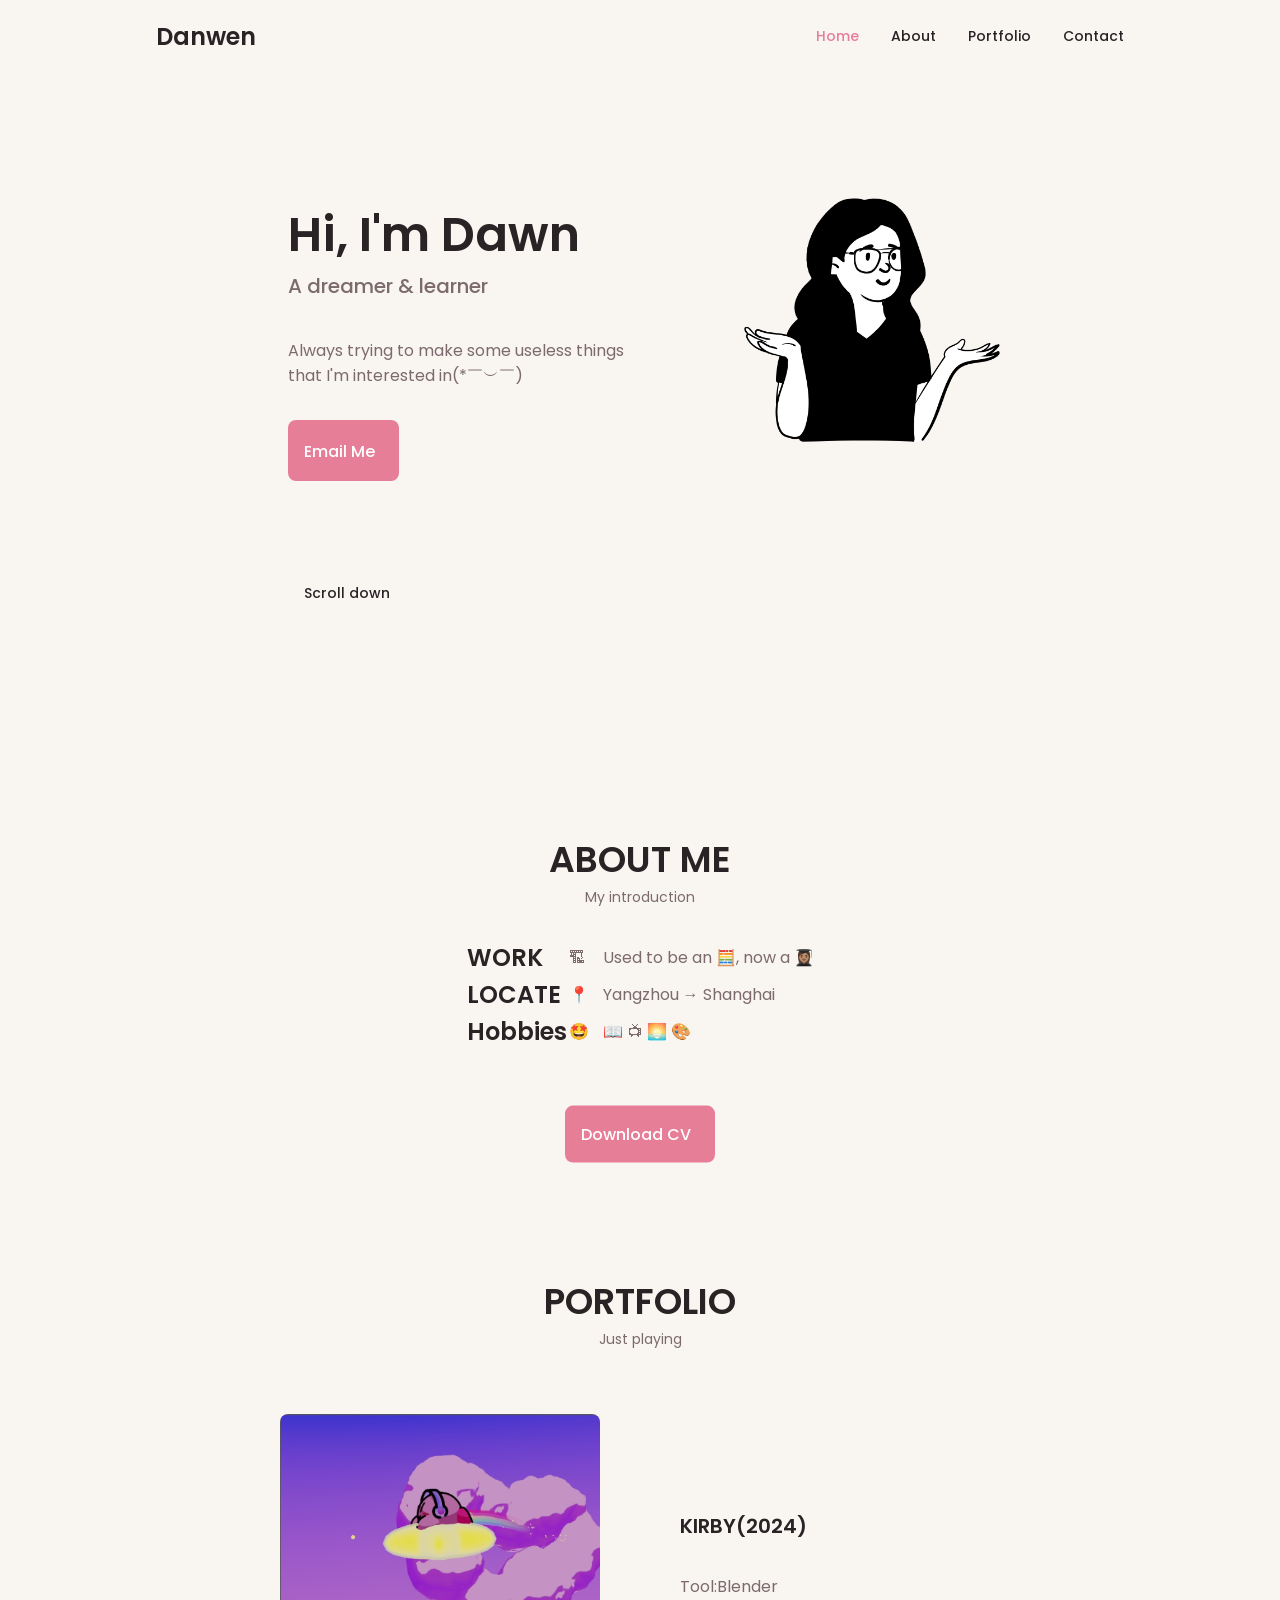
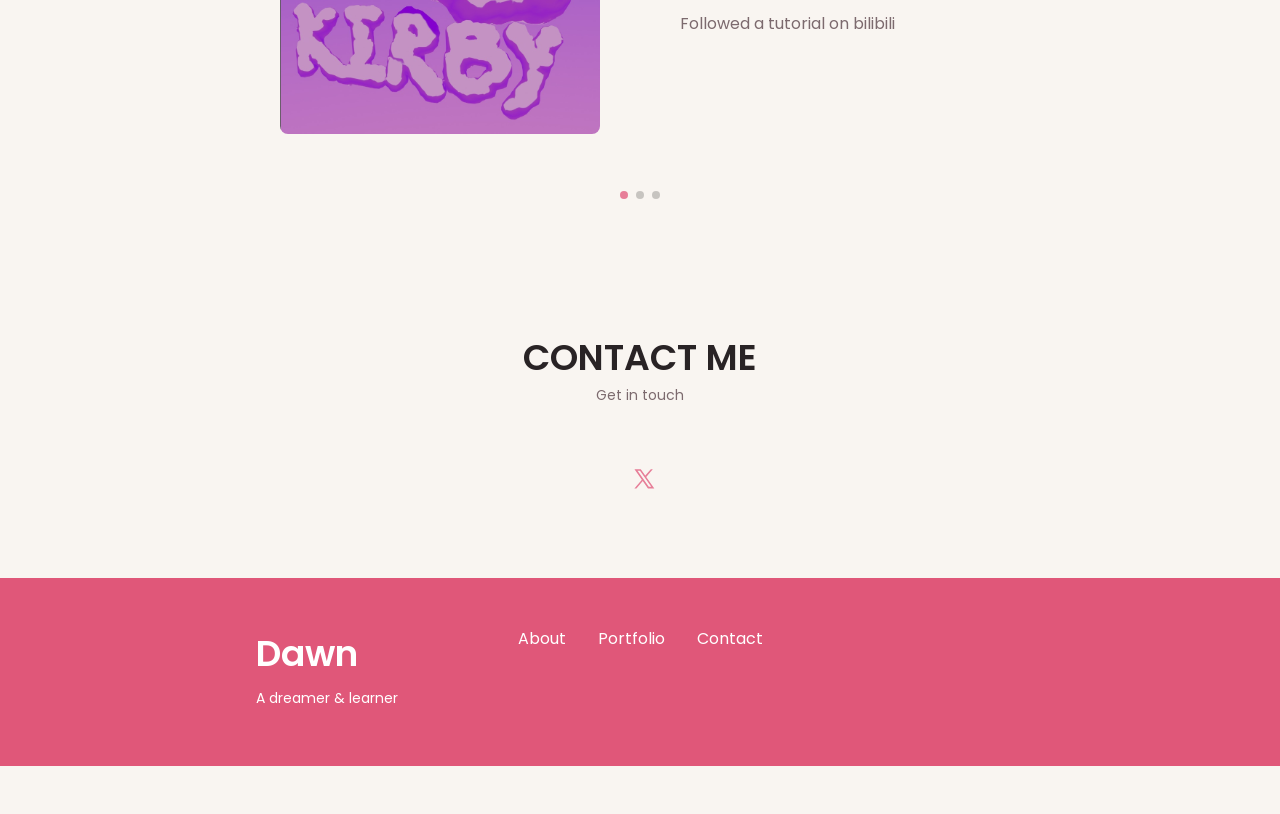
<file: HOME.html>
<!DOCTYPE html>
<html lang="en">
  <head>
    <meta charset="UTF-8" />
    <meta name="viewport" content="width=device-width, initial-scale=1.0" />
    <link rel="shortcut icon" type="image/x-icon" href="assets/img/me.png" />
    <!--==================== UNICONS 图标====================-->
    <link
      rel="stylesheet"
      href="https://unicons.iconscout.com/release/v3.0.6/css/line.css"
    />
    <!--==================== SWIPER CSS ====================-->
    <link rel="stylesheet" href="assets/css/swiper-bundle.min.css" />

    <!--==================== CSS ====================-->
    <link rel="stylesheet" href="assets/css/styles.css" />
    <!-- iconfont font class 方式引用图标 -->
    <!-- <link
      rel="stylesheet"
      href="https://at.alicdn.com/t/c/font_3900458_82z46p85im.css"
    /> -->

    <title>Dawn's Website</title>
  </head>
  <body>
    <!--==================== HEADER ====================-->
    <header class="header scroll-header" id="header">
      <nav class="nav container">
        <a href="#" class="nav__logo"><h1>Danwen</h1></a>

        <div class="nav__menu" id="nav-menu">
          <ul class="nav__list grid">
            <li class="nav__item">
              <a href="#home" class="nav__link">
                <i class="uil uil-estate nav__icon"></i>
                <p i18n="home">Home</p>
              </a>
            </li>
            <li class="nav__item">
              <a href="#about" class="nav__link">
                <i class="uil uil-user nav__icon"></i>
                <p i18n="about">About</p>
              </a>
            </li>
            <li class="nav__item">
              <a href="#portfolio" class="nav__link">
                <i class="uil uil-file-alt nav__icon"></i>
                <p i18n="portfolio">portfolio</p>
              </a>
            </li>
            <li class="nav__item">
              <a href="#contact" class="nav__link">
                <i class="uil uil-message nav__icon"></i>
                <p i18n="contact">Contact</p>
              </a>
            </li>
          </ul>
          <i class="uil uil-times nav__close" id="nav-close"></i>
        </div>

        
          </div>
        </div>
      </nav>
    </header>
    <main class="main">
      <!--==================== HOME ====================-->
      <section class="home section" id="home">
        <div class="home__container container grid">
          <div class="home__content grid">
            <div class="home__social">
                <svg
                  t="1674801734735"
                  viewBox="0 0 1024 1024"
                  version="1.1"
                  xmlns="http://www.w3.org/2000/svg"
                  p-id="4124"
                >
                  <path
                    d="M777.514667 131.669333a53.333333 53.333333 0 0 1 0 75.434667L728.746667 255.829333h49.92A160 160 0 0 1 938.666667 415.872v320a160 160 0 0 1-160 160H245.333333A160 160 0 0 1 85.333333 735.872v-320a160 160 0 0 1 160-160h49.749334L246.4 207.146667a53.333333 53.333333 0 1 1 75.392-75.434667l113.152 113.152c3.370667 3.370667 6.186667 7.04 8.448 10.965333h137.088c2.261333-3.925333 5.12-7.68 8.490667-11.008l113.109333-113.152a53.333333 53.333333 0 0 1 75.434667 0z m1.152 231.253334H245.333333a53.333333 53.333333 0 0 0-53.205333 49.365333l-0.128 4.010667v320c0 28.117333 21.76 51.157333 49.365333 53.162666l3.968 0.170667h533.333334a53.333333 53.333333 0 0 0 53.205333-49.365333l0.128-3.968v-320c0-29.44-23.893333-53.333333-53.333333-53.333334z m-426.666667 106.666666c29.44 0 53.333333 23.893333 53.333333 53.333334v53.333333a53.333333 53.333333 0 1 1-106.666666 0v-53.333333c0-29.44 23.893333-53.333333 53.333333-53.333334z m320 0c29.44 0 53.333333 23.893333 53.333333 53.333334v53.333333a53.333333 53.333333 0 1 1-106.666666 0v-53.333333c0-29.44 23.893333-53.333333 53.333333-53.333334z"
                    fill="hsl(250deg 69% 61%)"
                    p-id="4125"
                  ></path>
                </svg>
              </a>
            </div>

            <div class="home__img">
              <svg
                class="home__blob"
                viewBox="0 0 200 190"
                xmlns="http://www.w3.org/2000/svg"
                xmlns:xlink="http://www.w3.org/1999/xlink"
              >
                
                  <image
                    class="home__blob-img"
                    x="0"
                    y="-20"
                    xlink:href="assets/img/me.png"
                  />
                
              </svg>
            </div>

            <div class="home__data">
              <h1 class="home__title" i18n="home__title">
                Hi, I'm Dawn   
              </h1>
              <h3 class="home__subtitle" i18n="home__subtitle">
                A dreamer & learner
              </h3>
              <p class="home__description" i18n="home__description">
                <br>Always trying to make some useless things that I'm interested in(*￣︶￣)
              </p>
              <a  href="mailto:dawndw@qq.com" class="button button-flex">
                <span i18n="home__contact">Email Me</span>
                <i class="uil uil-message button__icon"></i>
              </a>
            </div>
          </div>
          <div class="home__scroll">
            <a href="#about" class="home__scroll-button button--flex">
              <i class="uil uil-mouse-alt-2 home__scroll-mouse"></i>
              <span class="home__scroll-name" i18n="home__scroll-name"
                >Scroll down</span
              >
              <i class="uil uil-arrow-down home__scroll-arrow"></i>
            </a>
          </div>
        </div>
      </section>
        <!--==================== ABOUT ====================-->
        <section class="about section" id="about">
          <h2 class="section__title" i18n="about__title">ABOUT ME</h2>
          <span class="section__subtitle" i18n="about__subtitle"
            >My introduction</span>
                <table class="center-table">
          <tr>
            <td><h1>WORK&nbsp &nbsp </h1></td>
            <td>🏗︎ &nbsp &nbsp </td>
            <td>Used to be an 🧮, now a 👩🏽‍🎓</td>
          </tr>
          <tr>
            <td><h1>LOCATE&nbsp</h1></td>
            <td>📍&nbsp &nbsp </td>
            <td>Yangzhou → Shanghai</td>
          </tr>
          <tr>
            <td><h1>Hobbies</h1></td>
            <td>🤩&nbsp &nbsp </td>
            <td>📖 📺︎ 🌅 🎨</td>
          </tr>
        </table>
        </section>
        
        <div class="about__buttons">
          <a
            download=""
            href="assets/pdf/ZDW-CV.pdf"
            class="button button--flex"
          >
            <span i18n="download">Download CV</span
            ><i class="uil uil-download-alt button__icon"></i>
          </a>
        </div>
      </div>
    </div>

    <section class="portfolio_section" id="portfolio">
      <h2 class="section__title" i18n="portfolio__title">PORTFOLIO</h2>
      <span class="section__subtitle" i18n="portfolio__subtitle"
        >Just playing</span
      >
    
        <div class="portfolio__container container swiper-container">
          <div class="swiper-wrapper">
            <!--==================== PORTFOLIO 1 ====================-->

            <div class="portfolio__content grid swiper-slide">
              <img
                src="assets/img/kirby.png"
                alt=""
                class="portfolio__img"
              />

              <div class="portfolio_">
                <h2 class="portfolio__title" i18n="portfolio1__title">
                  KIRBY(2024)
                </h2>
                <p
                  class="portfolio__description"
                  i18n="portfolio1__description"
                >
                    <br>Tool:Blender</p>
                    Followed a tutorial on bilibili
                </p>
                
              </div>
            </div>

            <!--==================== PORTFOLIO 2 ====================-->

            <div class="portfolio__content grid swiper-slide">
              <img
                src="assets/img/kuromi.png"
                alt=""
                class="portfolio__img"
              />

              <div class="portfolio_">
                <h2 class="portfolio__title" i18n="portfolio2__title">
                  KUROMI(2024)
                </h2>
                <p
                  class="portfolio__description"
                  i18n="portfolio2__description"
                >
                <br>Tool:Blender</p>
                Followed a tutorial on bilibili
                </p>
               
              </div>
            </div>

            <!--==================== PORTFOLIO 3 ====================-->

            <div class="portfolio__content grid swiper-slide">
              <img
                src="assets/img/pearl.png"
                alt=""
                class="portfolio__img"
                
              />

              <div class="portfolio_">
                <h2 class="portfolio__title" i18n="portfolio3__title">
                  PEARL(2023)
                </h2>
                <p
                  class="portfolio__description"
                  i18n="portfolio3__description"
                >
                <br>Tool:C4D</p>
                Followed a tutorial on bilibili
                </p>
                
              </div>
            </div>
          </div>
          <!-- add arrows-->
          <div class="swiper-button-next">
            <i class="uil uil-angle-right-b swiper-portfolio-icon"></i>
          </div>

          <div class="swiper-button-prev">
            <i class="uil uil-angle-left-b swiper-portfolio-icon"></i>
          </div>

          <!-- Add Pagination -->
          <div class="swiper-pagination"></div>
        </div>
      </section>

      <!--==================== CONTACT ME ====================-->
      <section class="contact section" id="contact">
        <h2 class="section__title" i18n="contact__title">CONTACT ME</h2>
        <span class="section__subtitle" i18n="contact__subtitle"
          >Get in touch</span>
   
         </div>
         <div>
            <table class="center-table">
              <tr>
                <td> <a  href="mailto:dawndw@qq.com" class="uil uil-envelope contact__icon"> </a> </td>
                <td> <div class="small-svg">
                  <a  href="https://x.com/Danwen3_3">
                  <svg version="1.1" baseProfile="basic" id="Layer_1"  fill=" hsl(var(--hue-color), 69%, 70%)"
                   xmlns="http://www.w3.org/2000/svg" xmlns:xlink="http://www.w3.org/1999/xlink" x="0px" y="0px" viewBox="0 0 50 50"
                   xml:space="preserve">
                  <path style="stroke:((--hue-color), 69%, 70%)", d="M37.914,37h-7.937L13.086,13h7.937L37.914,37z M31.022,35h3.063L19.978,15h-3.063L31.022,35z"/>
                  <polygon points="15.5,37 23.973,27.08 22.844,25.476 13,37 "/>
                  <polygon points="26.115,21.646 27.244,23.251 36,13 33.5,13 "/>
                 
                  </svg></a>
                </td>
                <td>&nbsp  <a 
                  href="https://github.com/danwenzhou"
                  target="_blank"
                  class="home__social-icon"
                >
                  <i class="uil uil-github-alt"></i>
                </a></td>
               
               
            </table>
          </div>   
             
              
        </div>
      </section>
    </main>

    <!--==================== FOOTER ====================-->
    <footer class="footer">
      <div class="footer__bg">
        <div class="footer__container container grid">
          <div>
            <h1 class="footer__title">Dawn</h1>
            <span class="footer__subtitle" i18n="home__subtitle"
              >A dreamer & learner</span
            >
          </div>

          <ul class="footer__links">
            <li>
              <a href="#about" class="footer__link" i18n="about">About</a>
            </li>
            <li>
              <a href="#portfolio" class="footer__link" i18n="portfolio"
                >Portfolio</a
              >
            </li>
            <li>
              <a href="#contact" class="footer__link" i18n="contact">Contact</a>
            </li>
          </ul>

         

        
      </div>
    </footer>

    <!--==================== SCROLL TOP ====================-->
    <a href="#" class="scrollup" id="scroll-up">
      <i class="uil uil-arrow-up scrollup__icon"></i>
    </a>
    <!--==================== SWIPER JS ====================-->
    <script src="assets/js/swiper-bundle.min.js"></script>

    <!-- iconfont JS -->
    <script src="assets/js/iconfont.js"></script>
    <!-- jquery -->
    <script src="https://apps.bdimg.com/libs/jquery/2.1.4/jquery.min.js"></script>
    <script src="assets/js/jquery.i18n.min.js"></script>
    <!--==================== MAIN JS ====================-->
    <script src="assets/js/main.js"></script>

    
  </body>
</html>
</file>
<file: assets/css/styles.css>
/*==================== GOOGLE FONTS 字体====================*/
@import url("https://fonts.googleapis.com/css2?family=Poppins:wght@400;500;600&display=swap");

/*==================== VARIABLES CSS ====================*/
:root {
    --header-height: 3rem;

    /*========== Colors 主题色彩==========*/
    /* Change favorite color */
    --hue-color:345; /*Purple 250 - Green 142 - Blue 230 - Pink 340*/
    --hue-color2:34;

    /* HSL color mode */
    --first-color: hsl(var(--hue-color), 69%, 70%);
    --first-color-second: hsl(var(--hue-color), 69%, 61%);
    --first-color-alt: hsl(var(--hue-color), 57%, 53%);
    --first-color-lighter: hsl(var(--hue-color), 92%, 85%);
    --title-color: hsl(var(--hue-color), 8%, 15%);
    --text-color: hsl(var(--hue-color), 8%, 45%);
    --text-color-light: hsl(var(--hue-color), 8%, 65%);
    --input-color: hsl(var(--hue-color), 70%, 96%);
    --body-color: hsl(var(--hue-color2), 40%, 96%);
    --container-color: hsl(var(--hue-color), 100%, 98%);
    --scroll-bar-color: hsl(var(--hue-color), 12%, 90%);
    --scroll-thumb-color: hsl(var(--hue-color), 12%, 80%);

    /*========== Font and typography ==========*/
    --body-font: 'Poppins', sans-serif;

    /* .5rem = 8px, 1rem = 16px, 1.5rem = 24px ... */
    --big-font-size: 2rem;
    --h1-font-size: 1.5rem;
    --h2-font-size: 1.25rem;
    --h3-font-size: 1.125rem;
    --normal-font-size: .938rem;
    --small-font-size: .813rem;
    --smaller-font-size: .75rem;

    /*========== Font weight ==========*/
    --font-medium: 500;
    --font-semi-bold: 600;

    /*========== Margenes Bottom ==========*/
    /* .25rem = 4px, .5rem = 8px, .75rem = 12px ... */
    --mb-0-25: .25rem;
    --mb-0-5: .5rem;
    --mb-0-75: .75rem;
    --mb-1: 1rem;
    --mb-1-5: 1.5rem;
    --mb-2: 2rem;
    --mb-2-5: 2.5rem;
    --mb-3: 3rem;

    /*========== z index ==========*/
    --z-tooltip: 10;
    --z-fixed: 100;
    --z-modal: 1000;
}

/* Font size for large devices */
@media screen and (min-width: 968px) {
    :root {
        --big-font-size: 3rem;
        --h1-font-size: 2.25rem;
        --h2-font-size: 1.5rem;
        --h3-font-size: 1.25rem;
        --normal-font-size: 1rem;
        --small-font-size: .875rem;
        --smaller-font-size: .813rem;
    }
}

/*========== Variables Dark theme ==========*/
body.dark-theme {
  /* HSL color mode */
--first-color-second: hsl(var(--hue-color), 30%, 8%);
--title-color: hsl(var(--hue-color), 8%, 95%);
--text-color: hsl(var(--hue-color), 8%, 45%);
--text-color-light: hsl(var(--hue-color), 8%, 75%);
--input-color: hsl(var(--hue-color), 29%, 16%);
--body-color: hsl(var(--hue-color), 28%, 12%);
--container-color: hsl(var(--hue-color), 29%, 16%);
--scroll-bar-color: hsl(var(--hue-color), 12%, 48%);
--scroll-thumb-color: hsl(var(--hue-color), 12%, 36%);
}

/*========== Button Dark/Light ==========*/
.nav__btns {
  display: flex;
  align-items: center;

}

.change-theme {
  font-size: 1.25rem;
  color: var(--title-color);
  margin-right: var(--mb-1);
  cursor: pointer;
}

.change-theme:hover {
  color: var(--first-color);
}

/*==================== BASE ====================*/
* {
  box-sizing: border-box;
  padding: 0;
  margin: 0;
}

html {
  scroll-behavior: smooth;
}

body {
  margin: 0 0 var(--header-height) 0;
  font-family: var(--body-font);
  font-size: var(--normal-font-size);
  background-color: var(--body-color);
  color: var(--text-color);
}

h1, h2, h3, h4 {
  color: var(--title-color);
  font-weight: var(--font-semi-bold);
}

ul {
  list-style: none;
}

a {
  text-decoration: none;
}

img {
  max-width: 100%;
  height: auto;
}

/*==================== REUSABLE CSS CLASSES ====================*/
.section {
  padding: 2rem 0 4rem;
}

.section__title {
  font-size: var(--h1-font-size);
  color: var(--title-color);
  padding-top:100px;
}

.section__subtitle {
  display: block;
  font-size: var(--small-font-size);
  margin-bottom: var(--mb-3);
}

.section__title, 
.section__subtitle {
  text-align: center;
}

/*==================== LAYOUT ====================*/
.container {
  max-width: 768px;
  margin-left: var(--mb-1-5);
  margin-right: var(--mb-1-5);
}

.grid {
  display: grid;
  gap: 1.5rem;
}

.header {
  width: 100%;
  position: fixed;
  bottom: 0;
  left: 0;
  z-index: var(--z-fixed);
  background-color: var(--body-color);
}

/*==================== NAV ====================*/
.nav{
  max-width: 968px;
  height: var(--header-height);
  display: flex;
  justify-content: space-between;
  align-items: center;
}

.nav__logo,
.nav__toggle{
  color: var(--title-color);
  font-weight: var(--font-medium);
}
.nav__logo:hover{
  color: var(--first-color);
}

.nav__toggle{
  font-size: 1.1rem;
  cursor: pointer;
}

.nav__toggle:hover{
  color: var(--first-color);
}

/*mobile devices*/
@media screen and (max-width:767px){
  .nav__menu{
    position: fixed;
    bottom: -100%;
    left: 0;
    width: 100%;
    background-color: var(--body-color);
    padding: 2rem 1.5rem 4rem;
    box-shadow: 0 -1px 4px rgba(0,0,0,.15);
    border-radius: 1.5rem 1.5rem 0 0;
    transition: .3s;
  }
}

.nav__list{
  grid-template-columns: repeat(3,1fr);
  gap: 2rem;
}

.nav__item{
  align-items: center;
}
.nav__link{
  display: flex;
  flex-direction: column;
  align-items: center;
  font-size: var(--small-font-size);
  color: var(--title-color);
  font-weight: var(--font-medium);
  cursor: pointer;
  text-transform: capitalize;
}

.nav__link:hover{
  color: var(--first-color);
}
.nav__link:hover svg{
  fill: var(--first-color);
}

.nav__icon{
  font-size: 1.2rem;
}
.nav__icon-svg{
  fill:var(--title-color);
  font-size: 1.4rem;
  margin-top: 4px;
  margin-bottom: 2px;
}
.nav__close{
  position: absolute;
  right: 1.3rem;
  bottom: .5rem;
  font-size: 1.5rem;
  cursor: pointer;
  color: var(--first-color);
}

.nav__close:hover{
  color: var(--first-color-alt);
}
/* show menu */
.show-menu{
  bottom: 0;
}

/* Active link */
.active-link {
  color: var(--first-color);
}

/* Change background header */
.scroll-header {
  box-shadow: 0 -1px 4px rgba(0,0,0, .15);
  
}

/*==================== HOME ====================*/
.home__container {
  gap: 1rem;
}

.home__content{
  grid-template-columns: .5fr 3fr;
  padding-top: 3.5rem;
  align-items: center;
}
.home__social {
  display: grid;
  grid-template-columns: max-content;
  row-gap: 1rem;
}

.home__social-icon {
  font-size: 1.25rem;
  color: var(--first-color);
}

.home__social-icon:hover {
  color: var(--first-color-alt)
}

.home__blob {
  width: 240px;
  fill: var(--first-color);
}

.home__blob-img {
  width: 210px;
}

.home__data {
  grid-column: 1/3;
}

.home__title {
  font-size: var(--big-font-size);
}

.home__subtitle {
  font-size: var(--h3-font-size);
  color: var(--text-color);
  font-weight: var(--font-medium);
  margin-bottom: var(--mb-0-75);
}

.home__description {
  margin-bottom: var(--mb-2);
}

/* .home__scroll {
  display: none;
} */

.home__scroll-button {
  color: var(--first-color);
  transition: .3s;

}

.home__scroll-button:hover {
  transform: translateY(0.25rem);
}

.home__scroll-mouse {
  font-size: 2rem;

}

.home__scroll-name {
  font-size: var(--small-font-size);
  color: var(--title-color);
  font-weight: var(--font-medium);
  margin-right: var(--mb-0-25);

}

.home__scroll-arrow {
  font-size: 1.25rem;

}

/*==================== BUTTONS ====================*/
.button {
  display: inline-block;
  background-color: var(--first-color);
  color: #FFFF;
  padding: 1rem;
  border-radius: .5rem;
  font-weight: var(--font-medium);

}

.button:hover {
  background-color: var(--first-color-alt);
}

.button__icon {
  font-size: 1.2rem;
  margin-left: var(--mb-0-5);
  transition: .3s;
}

.button--flex {
  display: inline-flex;
  align-items: center;
  transition: .3s;

}

.button--small {
  padding: .75rem 1rem;
}

.button--link {
  padding: 0;
  background-color: transparent;
  color: var(--first-color);
}

.button--link:hover {
  background-color: transparent;
  color: var(--first-color-alt);
}

/*==================== ABOUT ====================*/
.about__img {
  width: 200px;
  border-radius: .5rem;
  justify-self: center;
  align-self: center;

}

.about__description {
  text-align: center;
  margin-bottom: var(--mb-2-5);

}

.about__info {
  display: flex;
  justify-content: space-evenly;
  margin-bottom: var(--mb-2-5);
}

.about__info-title {
  font-size: var(--h2-font-size);
  font-weight: var(--font-semi-bold);
  color: var(--title-color);
}

.about__info-name {
  font-size: var(--smaller-font-size);

}

.about__info-title, .about__info-name {
  display: block;
  text-align: center;

}

.about__buttons {
  display: grid;
  place-items: center; /* 水平和垂直居中 */
  transform: translate(0%, -20%);
}

/*==================== SKILLS ====================*/
.skills__container {
  row-gap: 0;
}

.skills__header {
  display: flex;
  align-items: center;
  margin-bottom: var(--mb-2-5);
  cursor: pointer;
}

.skills__icon, .skills__arrow {
  font-size: 2rem;
  color: var(--first-color);

}

.skills__icon {
  margin-right: var(--mb-0-75);

}

.skills__title {
  font-size: var(--h3-font-size);
}

.skills__subtitle {
  font-size: var(--small-font-size);
  color: var(--text-color-light);

}

.skills__arrow {
  margin-left: auto;
  transition: .4s;

}

.skills__list {
  row-gap: 1.5rem;
  padding-left: 2.7rem;
  transition: .4s;
}

.skills__titles {
  display: flex;
  justify-content: space-between;
  margin-bottom: var(--mb-0-5)
}

.skills__name {
  font-size: var(--normal-font-size);
  font-weight: var(--font-medium);
}

.skills__bar, .skills__percentage {
  height: 5px;
  border-radius: .25rem;

}

.skills__bar {
  background-color: var(--first-color-lighter);

}

.skills__percentage {
  display: block;
  background-color: var(--first-color);
}

.skills__html {
  width: 60%;
}

.skills__css{
  width: 50%;
}

.skills__js{
  width: 30%;
}

.skills__vue{
  width: 10%;
}

.skills__java{
  width: 70%;
}

.skills__python{
  width: 50%;
}

.skills__close .skills__list {
  
  height: 0;
  overflow: hidden;

}

.skills__open .skills__list {
  height: max-content;
  margin-bottom: var(--mb-2-5);
}

.skills__open .skills__arrow {
  transform: rotate(-180deg);
}

/*==================== QUALIFICATION ====================*/
.qualification__tabs {
  display: flex;
  justify-content: space-evenly;
  margin-bottom: var(--mb-2)
}

.qualification__button {
  font-size: var(--h3-font-size);
  font-weight: var(--font-medium);
  cursor: pointer
}

.qualification__button:hover {
  color: var(--first-color);
}

.qualification__icon {
  font-size: 1.8rem;
  margin-right: var(--mb-0-25);
}

.qualification__data {
  display: grid;
  grid-template-columns: 1fr max-content 1fr;
  column-gap: 1.5rem;
}

.qualification__title {
  font-size: var(--normal-font-size);
  font-weight: var(--font-medium);
}

.qualification__subtitle {
  display: inline-block;
  font-size: var(--small-font-size);
  margin-bottom: var(--mb-1);
}

.qualification__calendar {
  font-size: var(--smaller-font-size);
  color: var(--text-color-light);
  /* margin-bottom: var(--mb-1) */

}

.qualification__rounder {
  display: inline-block;
  width: 13px;
  height: 13px;
  background-color: var(--first-color);
  border-radius: 50%;
}

.qualification__line {
  display: block;
  width: 1px;
  height: 100%;
  background-color: var(--first-color);
  transform: translate(6px, -7px)
}

.qualification__content[data-content] {
  display: none;

}

.qualification__active[data-content] {
  display: block;
}

.qualification__button.qualification__active {
  color: var(--first-color)
}

/* Active Modal */
.active-modal {
  opacity: 1;
  visibility: visible;
}


/*==================== PORTFOLIO ====================*/
.portfolio__container {
  overflow: initial;
  
}

.portfolio__content {
  padding: 0 1.5rem;
}

.portfolio__img {
  width: 265px;
  border-radius: .5rem;
  justify-self: center;
}

.portfolio__title {
  font-size: var(--h3-font-size);
  margin-bottom: var(--mb-0-5);
  
}

.portfolio__description {
  margin-bottom: var(--mb-0-75);
}

.portfolio__button:hover .button__icon {
  transform: translateX(.25rem);
}

.swiper-button-prev::after, .swiper-button-next::after {
  content: '';
}

.swiper-portfolio-icon {
  font-size: 2rem;
  color: var(--first-color);
}

.swiper-button-prev {
  left: -.5rem;
}

.swiper-button-next {
  right: -.5rem;
}

.swiper-container-horizontal > .swiper-pagination-bullets {
  bottom: -2.5rem;
}

.swiper-pagination-bullet-active {
  background-color: var(--first-color);

}

.swiper-button-prev, 
.swiper-button-next,
.swiper-pagination-bullet {
  outline: none;
}

/*==================== CONTACT ME ====================*/
.contact__container {
  row-gap: 3rem;
}

.contact__information {
  display: flex;
  margin-bottom: var(--mb-2);
  transform: translate(0%, -20%);
  justify-content: center;
  align-items: center;
}

.contact__icon {
  font-size: 1.5rem;
  color: var(--first-color);
  margin-right: var(--mb-0-75);
}

.content__title {
  font-size: var(--h3-font-size);
  font-weight: var(--font-medium);
}

.contact__subtitle {
  font-size: var(--small-font-size);
  color: var(--text-color-light);
}

.contact__content {
  background-color: var(--input-color);
  border-radius: .5rem;
  padding: .75rem 1rem .25rem;
}

.contact__label {
  font-size: var(--smaller-font-size);
  color: var(--title-color);
}

.contact__input {
  width: 100%;
  background-color: var(--input-color);
  color: var(--text-color);
  font-family: var(--body-font);
  font-size: var(--normal-font-size);
  border: none;
  outline: none;
  padding: .25rem .5rem .5rem 0;
}

/*==================== FOOTER ====================*/
.footer {
  padding-top: 2rem;
}

.footer__container {
  row-gap: 3.5rem;
}

.footer__bg {
  background-color: var(--first-color-second);
  padding: 2rem 0 3rem;
}

.footer__title {
  font-size: var(--h1-font-size);
  margin-bottom: var(--mb-0-25);

}

.footer__subtitle {
  font-size: var(--small-font-size);
}

.footer__links {
  display: flex;
  flex-direction: column;
  row-gap: 1.5rem;
}

.footer__link:hover {
  color: var(--first-color-lighter);
}

.footer__social {
  font-size: 1.35rem;
  margin-right: var(--mb-1-5);
}

.footer__social:hover {
  color: var(--first-color-lighter);
}

.footer__copy {
  font-size: var(--smaller-font-size);
  text-align: center;
  color: var(--text-color-light);
  margin-top: var(--mb-3)
}

.footer__title,
.footer__subtitle,
.footer__link,
.footer__social {
  color: #FFF;
  fill: #FFF;
}

.icon {
  width: 1em;
  height: 1em;
  vertical-align: -0.15em;
  /* fill:white; */
  overflow: hidden;
}

/*========== SCROLL UP ==========*/
.scrollup {
  position: fixed;
  right: 1rem;
  bottom: -20%;
  background-color: var(--first-color);
  opacity: .8;
  padding: 0 .3rem;
  border-radius: .4rem;
  z-index: var(--z-tooltip);
  transition: .4s;
}

.scrollup:hover {
  background-color: var(--first-color-alt);
}

.scrollup__icon {
  font-size: 1.5rem;
  color: #FFF;
}

/* Show scroll */
.show-scroll {
  bottom: 5rem;
}


/*========== SCROLL BAR ==========*/
::-webkit-scrollbar {
  width: .60rem;
  background-color: var(--scroll-bar-color);
  border-radius: .5rem;
}

::-webkit-scrollbar-thumb {
  background-color: var(--scroll-thumb-color);
  border-radius: .5rem;
}

::-webkit-scrollbar-thumb:hover {
  background-color: var(--text-color-light);
}


/*==================== MEDIA QUERIES ====================*/
/* For small devices */
@media screen and (max-width: 350px) {
  .container {
      margin-left: var(--mb-1);
      margin-right: var(--mb-1);
  }
  .nav__menu {
      padding: 2rem .25rem 4rem;
  }

  .nav__list {
      column-gap: 0;
  }
  .home__content {
      grid-template-columns: .25fr 3fr;
  }

  .home__blob {
      width: 180px;
  }

  .skills__title {
      font-size: var(--normal-font-size);
  }
  .qualification__data {
      gap: .5rem;
  }

  .services__container {
      grid-template-columns: max-content;
      justify-content: center;
  }

  .services__content {
      padding-right: 3.5rem;
  }
  .services__modal {
      padding: 0 .5rem;
  }

  .project__img {
      width: 200px;
  }

  .testimonial__header,
  .testimonial__data {
      flex-direction: column;
      align-items: center;
  }

  .testimonial__img {
      margin-right: 0;
      margin-bottom: var(--mb-0-25);
  }

  .testimonial__data,
  .testimonial__description {
      text-align: center;
  }
}

/* For medium devices */
@media screen and (min-width: 568px) {
  .home__content {
      grid-template-columns: max-content 1fr 1fr;
  }
  .home__data {
      grid-column: initial;
  }
  .home__img {
      order: 1;
      justify-self: center;
  }

  .about__container,
  .skills_container,
  .portfolio__content,
  .project__container,
  .contact__container,
  .footer__container {
      grid-template-columns: repeat(2, 1fr);
  }

  .qualification__sections {
      display: grid;
      grid-template-columns: .6fr;
      justify-content: center;
  }

  @media screen and (min-width: 768px) {
      .container {
          margin-left: auto;
          margin-right: auto;
      }

      .body {
          margin: 0;
      }
      .section {
          padding: 6rem 0 2rem;
      }
      .section__subtitle {
          margin-bottom: 4rem;
      }
      .header {
          top: 0;
          bottom: initial;
      }

      .header,
      .main,
      .footer__container {
          padding: 0 1rem;
      }

      .nav {
          height: calc(var(--header-height) + 1.5rem);
          column-gap: 1rem;
      }
      .nav__icon,
      .nav__close,
      .nav__toggle {
          display: none;
      }

      .nav__list {
          display: flex;
          column-gap: 2rem;
      }

      .nav__item {
        align-content: center;
        display: flex;
        flex-wrap: wrap;
      }

      #translate{
        font-size: 0;
      }

      .nav__menu {
          margin-left: auto;
      }
      .change-theme {
          margin: 0;
      }

      .home__container {
          row-gap: 5rem;
      }

      .home__content {
          padding-top: 5.5rem;
          column-gap: 2rem;
      }
      .home__blob {
          width: 270px;
      }
      .home__scroll {
          display: block;
      }
      .home__scroll-button {
          margin-left: 3rem;
      }
      .about__container {
          column-gap: 5rem; 
      }
      .about__img {
          width: 350px;
      }
      .about__description {
          text-align: initial;
      }
      .about__info {
          justify-content: space-between;
      }
      .about__buttons {
          justify-content: initial;
      }
      .qualification__tabs {
          justify-content: center;

      }
      .qualification__button {
          margin: 0 var(--mb-1)
      }

      .qualification__sections {
          grid-template-columns: .5fr
      }
      .services__container {
          grid-template-columns: repeat(3, 218px);
          justify-content: center;
      }
      .services__icon {
          font-size: 2rem;
      }
      .services__content {
          padding: 6rem 0 2rem 2.5rem;
      }

      .services__modal-content {
          width: 450px;
      }
      .portfolio__img {
          width: 320px;
      }
      .portfolio__content {
          align-items: center;
      }
      .project {
          text-align: initial;
      }
      .project__bg {
          background: none;
      }
      .project__container {
          background-color: var(--first-color-second);
          border-radius: 1rem;
          padding: 3rem 2.5rem 0;
          grid-template-columns: 1fr max-content;
          column-gap: 3rem;
      }
      .project__data {
          padding-top: .8rem;
      }
      .footer__container {
          grid-template-columns: repeat(3, 1fr);
      }
      .footer__bg {
          padding: 3rem 0 3.5rem; 
      }

      .footer__links {
          flex-direction: row;
          column-gap: 2rem;
      }
      .footer__socials {
          justify-self: flex-end;
      }
      .footer__copy {
          margin-top: 4.5rem;
      }

  }
}

/* For large devices */
@media screen and (min-width: 1024px) {
  .header,
  .main,
  .footer__container {
      padding: 0;
  }
  .home__blob {
      width: 320px;
  }
  .home__social {
      transform: translateX(-6rem);
  }
  .services__container {
      grid-template-columns: repeat(3, 238px);
  }
  .portfolio__content {
      column-gap: 5rem;
  }
  .swiper-portfolio-icon {
      font-size: 3.5rem;
  }
  .swiper-button-prev {
      left: 3.5rem;
  }
  .swiper-button-next {
      right: 3.5rem;
  }
  .swiper-container-horizontal > .swiper-pagination-bullets {
      bottom: -4.5rem
  }

  .contact__form {
      width: 460px; 
  }
  .contact__inputs {
      grid-template-columns: repeat(2, 1fr);
  }
}
.center-table {
  margin-left: auto;
  margin-right: auto;
  transform: translate(0%, -30%)
  
}

.small-svg {
    width: 40px;
    height: 40px;
    fill:hsl(var(--hue-color), 69%, 70%);
</file>
